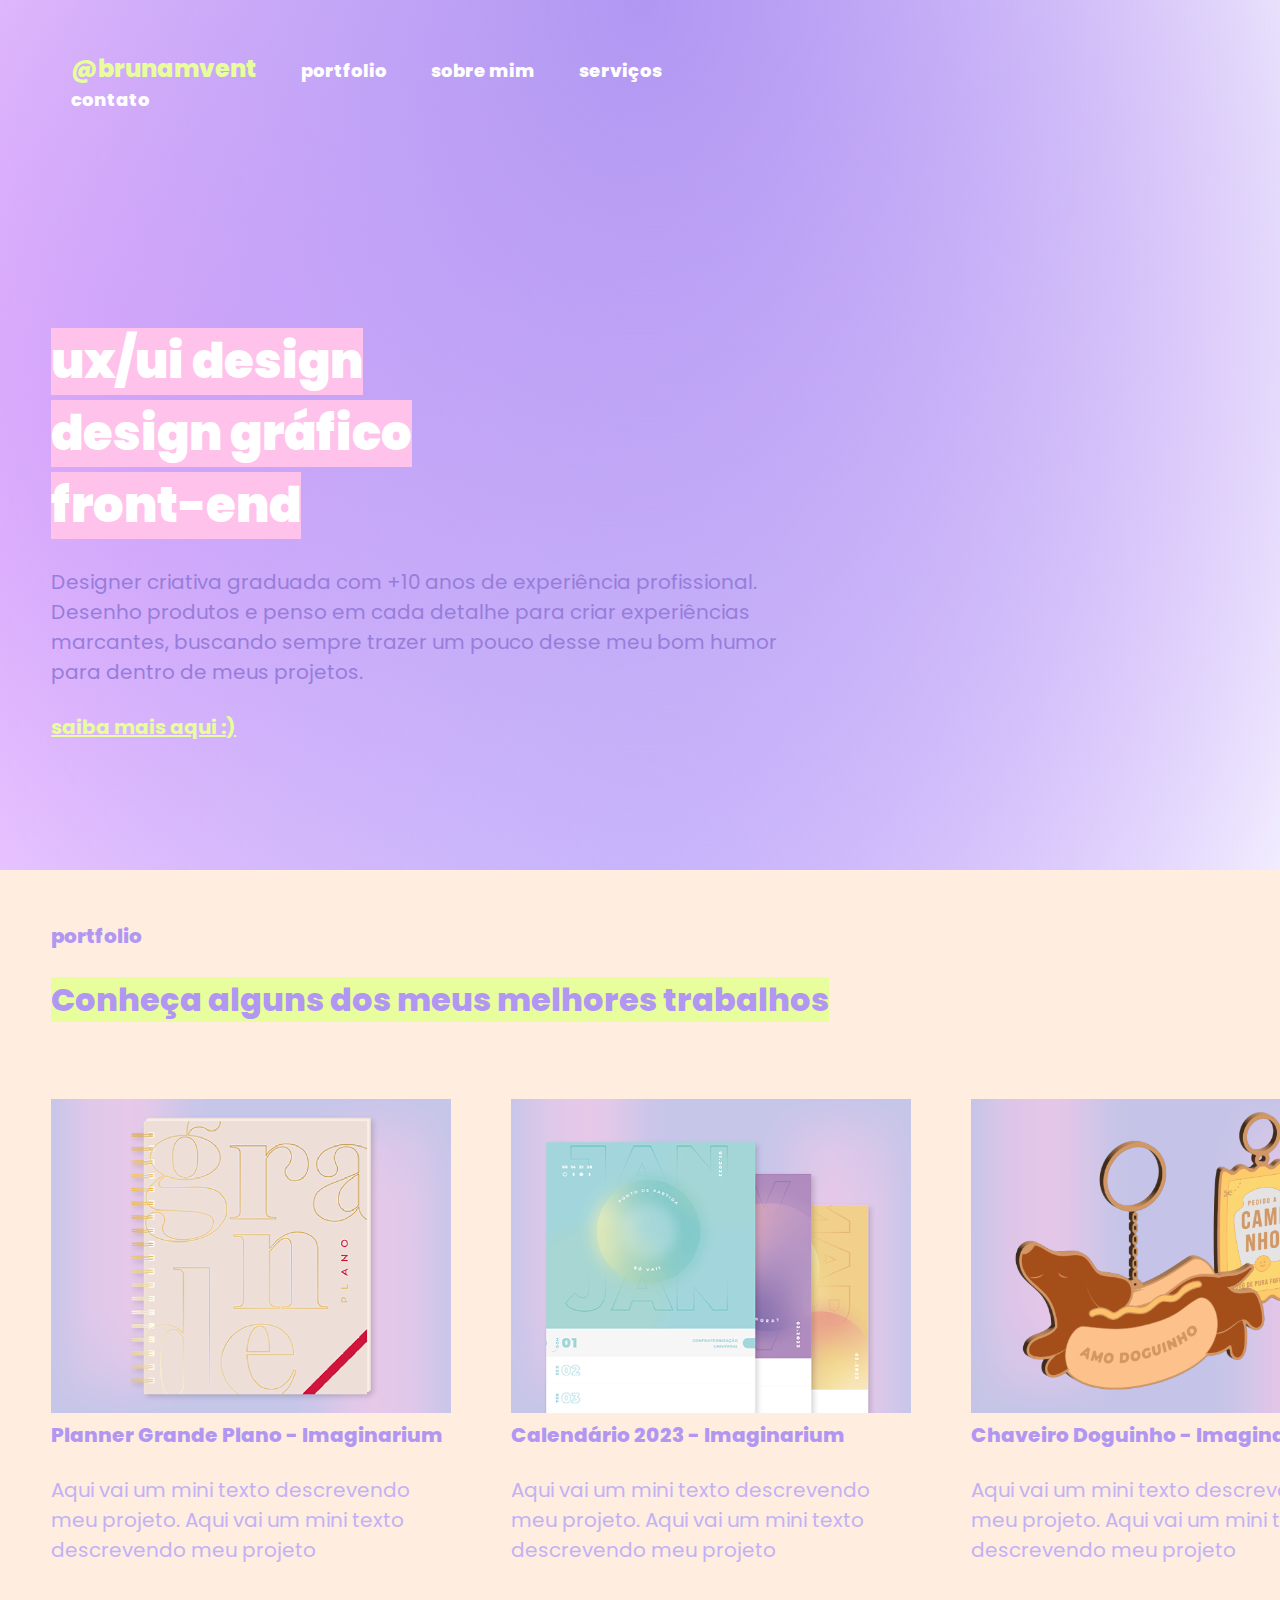
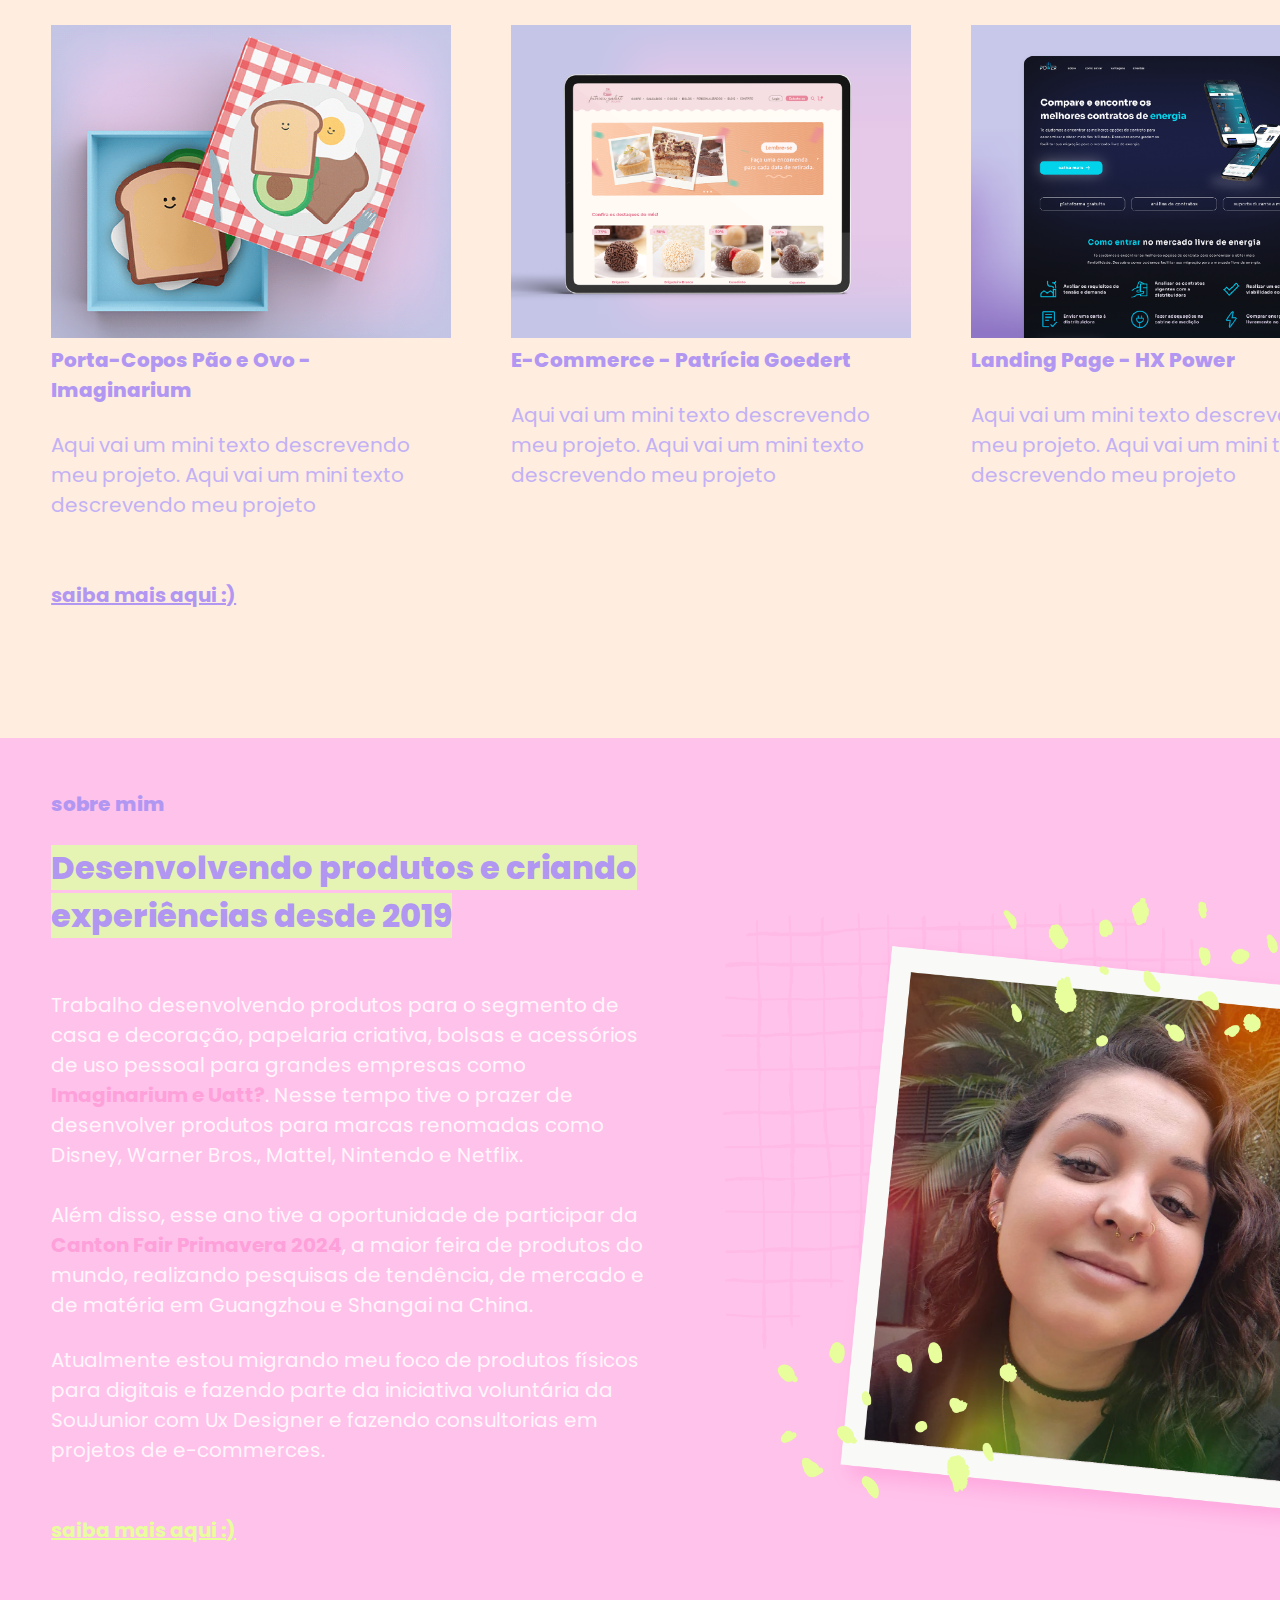
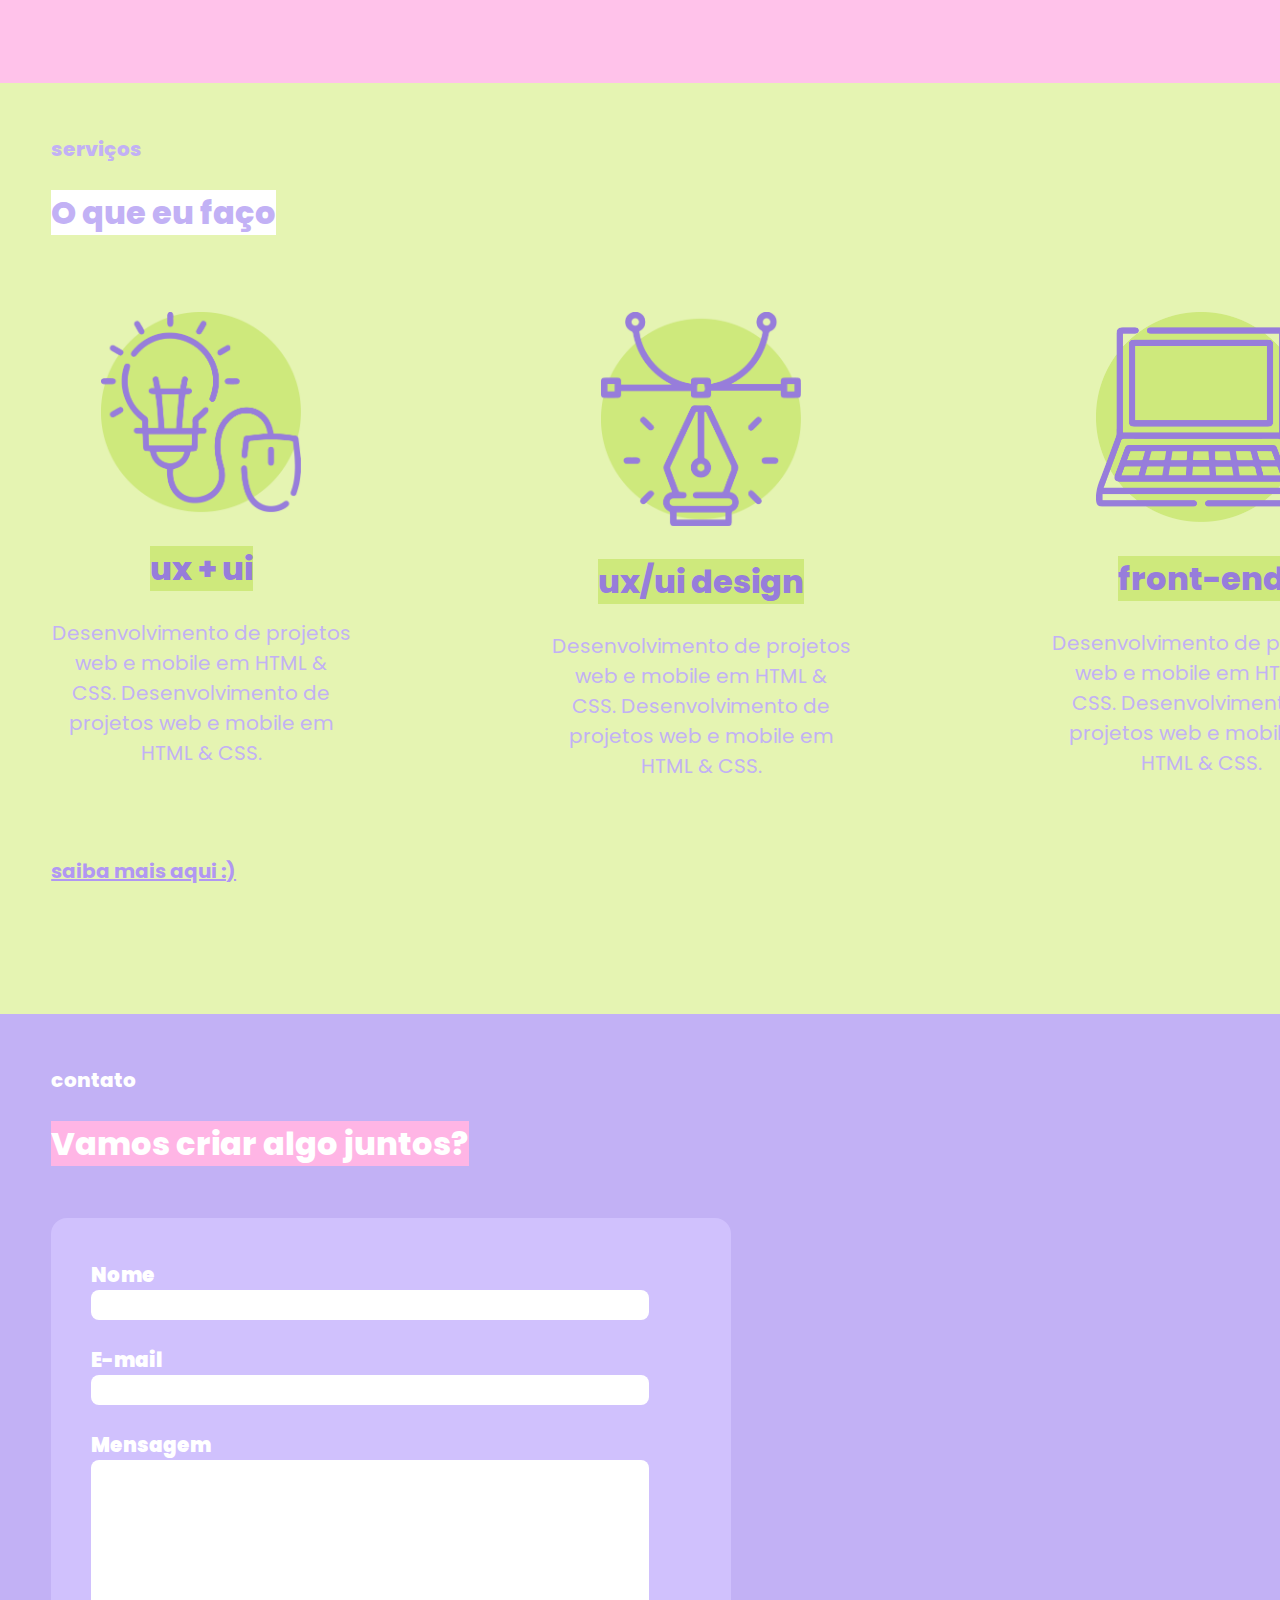
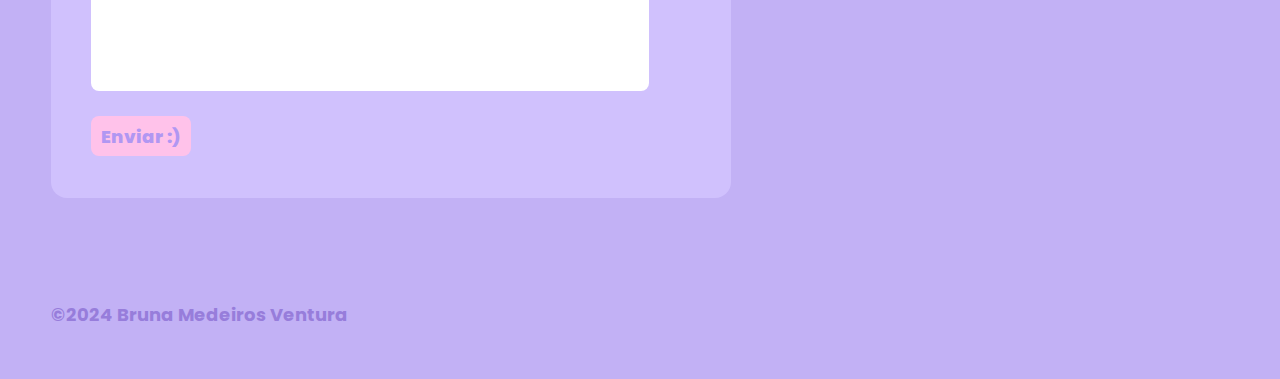
<file: index.html>
<!DOCTYPE html>
<html lang="en">
    <head>

        <link rel="stylesheet" href="style.css" />

        <meta charset="UTF-8">
        <meta name="viewport" content="width=device-width, initial-scale=1.0">
        <meta name="description" content="uma UX/UI designer desenvolvendo produtos e criando experiências únicas.">
        <meta name="keywords" content="ux/ui,designer,frontend,produtos,digital,experiência,usuário">
        
        <title>brunamvent :D</title>

        <!--fonte poppins-->
        <link rel="preconnect" href="https://fonts.googleapis.com">
        <link rel="preconnect" href="https://fonts.gstatic.com" crossorigin>
        <link href="https://fonts.googleapis.com/css2?family=Poppins:ital,wght@0,100;0,200;0,300;0,400;0,500;0,600;0,700;0,800;0,900;1,100;1,200;1,300;1,400;1,500;1,600;1,700;1,800;1,900&display=swap" rel="stylesheet">
    
    </head>

    <body>
        <div class="inicio">
        <header>
            <nav>
                <ul class="menu">
                    <li><a style="color: #E8FE9C; font-size: 24px; font-weight: 800;" href=index.html>@brunamvent</a></li>
                    <li><a href=portfolio.html>portfolio</a></li>
                    <li><a href=sobre.html>sobre mim</a></li>
                    <li><a href=servicos.html>serviços</a></li>
                    <li><a href=contato.html>contato</a></li>
                </ul>
            </nav>
        </header>

    </br></br></br></br></br></br></br></br></br>

        <section>
            <h1><b style= "background-color:#FFC2EA; color: #fff; font-size: 48px; font-weight:850;" >ux/ui design</b></h1> 
            <h1><b style= "background-color:#FFC2EA; color: #fff; font-size: 48px; font-weight:850;" >design gráfico</b></h1> 
            <h1><b style= "background-color:#FFC2EA; color: #fff; font-size: 48px; font-weight:850;" >front-end</b></h1> 

            <br/>

            <p style="color: #977DDB; font-size: 20px;"> Designer criativa graduada com +10 anos de experiência profissional. Desenho produtos e penso em cada detalhe para criar experiências marcantes, buscando sempre trazer um pouco desse meu bom humor para dentro de meus projetos. </p>
        </br>
            <b><a style="color: #E8FE9C; font-size: 20px; font-weight:700;" href=sobre.html>saiba mais aqui :)</a></b></p>
        </section>
        </div>

        <section class="portfolio"> 
            <h4><a style="color:#B197F2; font-size: 20px; font-weight:800; " href=portfolio.html>portfolio</a></h4></br>
            <h2><b style= "background-color:#E8FE9C; color:#B197F2; font-size: 32px; font-weight:800;">Conheça alguns dos meus melhores trabalhos</b></h2> </br></br></br>

            <div class="projetos">
            <div>
                <img src="imagens/planner_cover.png" width="400px"/>
                <h4><a style="color:#B197F2; font-size: 20px; font-weight:750;" href="[projetos/planner].html">Planner Grande Plano - Imaginarium </a></h4> </br>
                <p style="color:#C2B1F5; font-size: 20px; font-weight:400;">Aqui vai um mini texto descrevendo meu projeto. Aqui vai um mini texto descrevendo meu projeto</p>            </div>

            <div>
                <img src="imagens/calendar_cover.png" width="400px"/>
                <h4><a style="color:#B197F2; font-size: 20px; font-weight:750;" href="[projetos/planner].html">Calendário 2023 - Imaginarium </a></h4> </br>
                <p style="color:#C2B1F5; font-size: 20px; font-weight:400;">Aqui vai um mini texto descrevendo meu projeto. Aqui vai um mini texto descrevendo meu projeto</p>
            </div>

            <div>
                <img src="imagens/dog_cover.png" width="400px"/>
                <h4><a style="color:#B197F2; font-size: 20px; font-weight:750;" href="[projetos/planner].html">Chaveiro Doguinho - Imaginarium </a></h4> </br>
                <p style="color:#C2B1F5; font-size: 20px; font-weight:400;">Aqui vai um mini texto descrevendo meu projeto. Aqui vai um mini texto descrevendo meu projeto</p>            </div>

            <div>
                <img src="imagens/breakfast_cover.png" width="400px"/>
                <h4><a style="color:#B197F2; font-size: 20px; font-weight:750;" href="[projetos/planner].html">Porta-Copos Pão e Ovo - Imaginarium </a></h4> </br>
                <p style="color:#C2B1F5; font-size: 20px; font-weight:400;">Aqui vai um mini texto descrevendo meu projeto. Aqui vai um mini texto descrevendo meu projeto</p>            </div>

            <div>
                <img src="imagens/patricia_cover.png" width="400px"/>
                <h4><a style="color:#B197F2; font-size: 20px; font-weight:750;" href="[projetos/planner].html">E-Commerce - Patrícia Goedert </a></h4> </br>
                <p style="color:#C2B1F5; font-size: 20px; font-weight:400;">Aqui vai um mini texto descrevendo meu projeto. Aqui vai um mini texto descrevendo meu projeto</p>            </div>

            <div>
                <img src="imagens/hxpower_cover.png" width="400px"/>
                <h4><a style="color:#B197F2; font-size: 20px; font-weight:750;" href="[projetos/planner].html">Landing Page - HX Power </a></h4> </br>
                <p style="color:#C2B1F5; font-size: 20px; font-weight:400;">Aqui vai um mini texto descrevendo meu projeto. Aqui vai um mini texto descrevendo meu projeto</p>            </div>
            


                <b><a style="color: #B197F2; font-size: 20px; font-weight:700;" href=sobre.html>saiba mais aqui :)</a></b></p>
            
        </section>


        <section class="sobre">
            
            <h4><a style="color:#B197F2; font-size: 20px; font-weight:800;" href=sobre.html>sobre mim</a></h4></br>

            <div class="sobre_layout">
            <div>
            <h2><b style= "background-color:#E5F4B2; color:#B197F2; font-size: 32px; font-weight:800;">Desenvolvendo produtos e criando experiências desde 2019</b></h2> 
            
            </br></br>

            <p style="color:#FFF6FC; font-size: 20px; font-weight:400;"> Trabalho desenvolvendo produtos para o segmento de casa e decoração, papelaria criativa, bolsas e acessórios de uso pessoal para grandes empresas como <b style= "color:#fea0da">Imaginarium e Uatt?</b>. Nesse tempo tive o prazer de desenvolver produtos para marcas renomadas como Disney, Warner Bros., Mattel, Nintendo e Netflix.  
            </br></br>
            <p style="color:#FFF6FC; font-size: 20px; font-weight:400;"> Além disso, esse ano tive a oportunidade de participar da <b style= "color:#fea0da">Canton Fair Primavera 2024</b>, a maior feira de produtos do mundo, realizando pesquisas de tendência, de mercado e de matéria em Guangzhou e Shangai na China.</p>
            </br>   
            <p style="color:#FFF6FC; font-size: 20px; font-weight:400;"> Atualmente estou migrando meu foco de produtos físicos para digitais e fazendo parte da iniciativa voluntária da SouJunior com Ux Designer e fazendo consultorias em projetos de e-commerces.</p>
                
            </br></br>   
            <b><a style="color: #E8FE9C; font-size: 20px; font-weight:700;" href=sobre.html>saiba mais aqui :)</a></b></p>
            </div>

        
            <div>
                <img src="imagens/sobre_bruna.png" width="740px" />
            </div>
        </div>
        </section>

        <section class="servicos">
            <h4><a style="color:#C2B1F5; font-size: 20px; font-weight:800;" href=servicos.html>serviços</a></h4></br>
            <h2><b style= "background-color:#fff; color:#C2B1F5; font-size: 32px; font-weight:800;">O que eu faço</b></h2> 
            <br/><br/><br/>

            <div class="servicos_layout">
            <div>
                <img src="imagens/ux.png" width="200px" /> </br></br>
                <h1><b style= "background-color:#CEE97C; color:#977DDB; font-size: 32px; font-weight:800;">ux + ui</b></h1> </br>
                <p style="color:#C2B1F5; font-size: 20px; font-weight:400;"> Desenvolvimento de projetos web e mobile em HTML & CSS. Desenvolvimento de projetos web e mobile em HTML & CSS.</p>
            </div>

            <div>
                <img src="imagens/grafico.png" width="200px" /> </br></br>
                <h1><b style= "background-color:#CEE97C; color:#977DDB; font-size: 32px; font-weight:800;">ux/ui design</b></h1> 
            </br>
                <p style="color:#C2B1F5; font-size: 20px; font-weight:400;"> Desenvolvimento de projetos web e mobile em HTML & CSS. Desenvolvimento de projetos web e mobile em HTML & CSS.</p>
            </div>

            <div>
                <img src="imagens/frontend.png" width="210px" /> </br></br>
                <h1><b style= "background-color:#CEE97C; color:#977DDB; font-size: 32px; font-weight:800;">front-end</b></h1> </br>
                <p style="color:#C2B1F5; font-size: 20px; font-weight:400;"> Desenvolvimento de projetos web e mobile em HTML & CSS. Desenvolvimento de projetos web e mobile em HTML & CSS.</p>
            </div>

        </div>
            

        </br></br></br>

            <b><a style="color: #B197F2; font-size: 20px; font-weight:700;" href=sobre.html>saiba mais aqui :)</a></b></p>
        </section>

        <section class="contato">
            <h4><a style="color:#fff; font-size: 20px; font-weight:800;" href=contato.html>contato</a></h4></br>
            <h2><b style= "background-color:#FFB5E5; color:#fff; font-size: 32px; font-weight:800;">Vamos criar algo juntos?</b></h2> <br/></br>
            
            <div class="formulario">
                <label for="name"><strong>Nome</strong></label></br>
                <input type="text" name="nome"> <br/><br/>

                <label for="email"><strong>E-mail</strong></label></br>
                <input type="text" name="email"> <br/><br/>

                <label for="mensagem"><strong>Mensagem</strong></label></br>
                <input style="height: 225px;" type="text" name="mensagem"> <br/><br/>

                <button type="button">Enviar :)</button>
            </div>
        </section>

        <footer>
            <p style="color: #977DDB; font-size:18px"><b> &copy;2024 Bruna Medeiros Ventura</b> </p>
        </footer>
        
    </body>
</html>
</file>
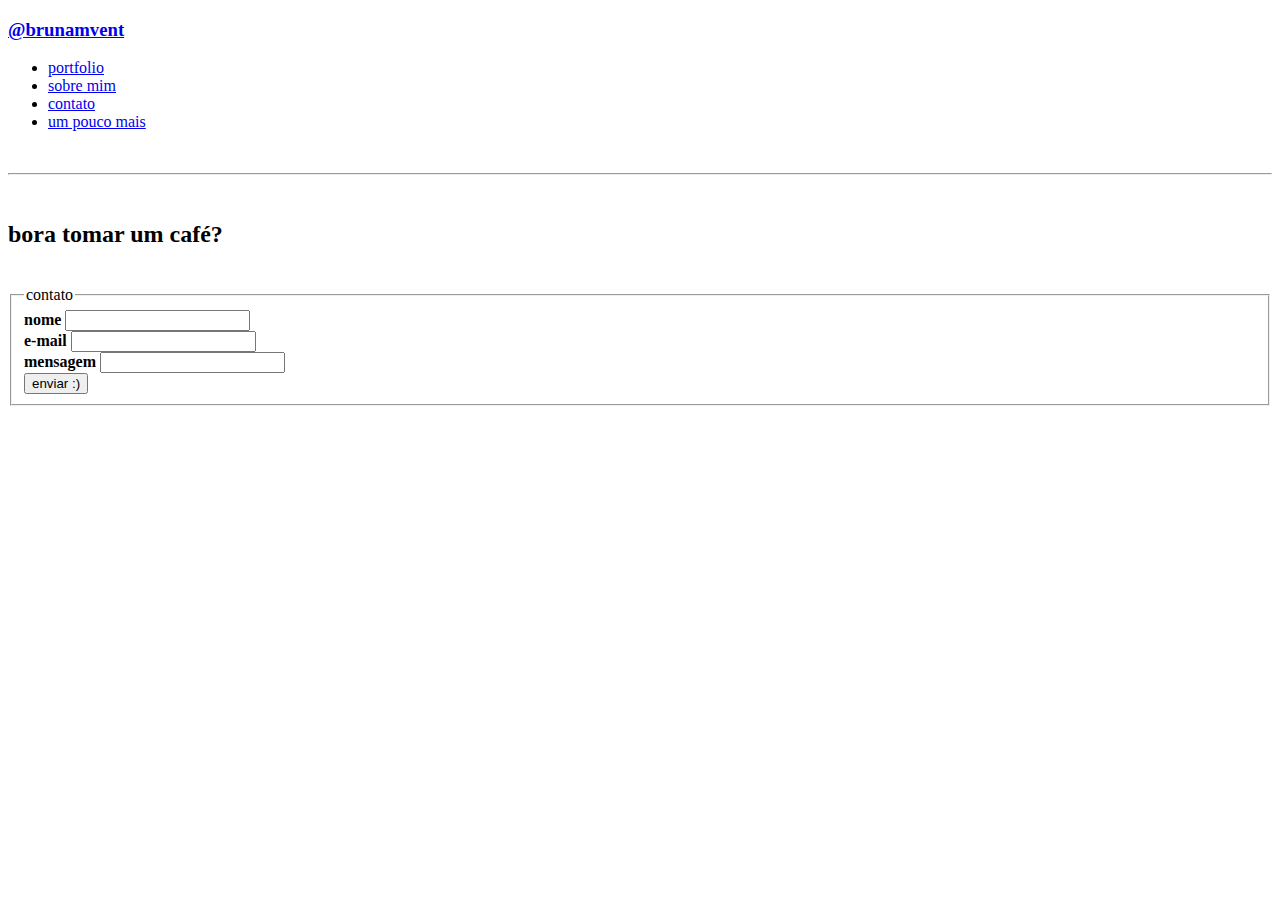
<file: contato.html>
<!DOCTYPE html>
<html lang="en">
<head>
    <meta charset="UTF-8">
    <meta name="viewport" content="width=device-width, initial-scale=1.0">
    <title>brunamvent_portolio</title>
</head>
<body>

    <h3><a href=index.html>@brunamvent</a></h3>

    <ul>
        <li><a href=portfolio.html>portfolio</a></li>
        <li><a href=sobre.html>sobre mim</a></li>
        <li><a href=contato.html>contato</a></li>
        <li><a href=mais.html>um pouco mais</a></li>
    </ul>

    <br/> <hr/> <br/>

    <h2><b>bora tomar um café?</b></h2> 

    <br/>

    <fieldset>
        <legend>contato</legend>

        <label for="name"><strong>nome</strong></label>
        <input type="text" name="nome"> <br/>

        <label for="email"><strong>e-mail</strong></label>
        <input type="text" name="email"> <br/>

        <label for="mensagem"><strong>mensagem</strong></label>
        <input type="text" name="mensagem"> <br/>

        <button type="button">enviar :)</button>





    </fieldset>




</body>
</html>
</file>
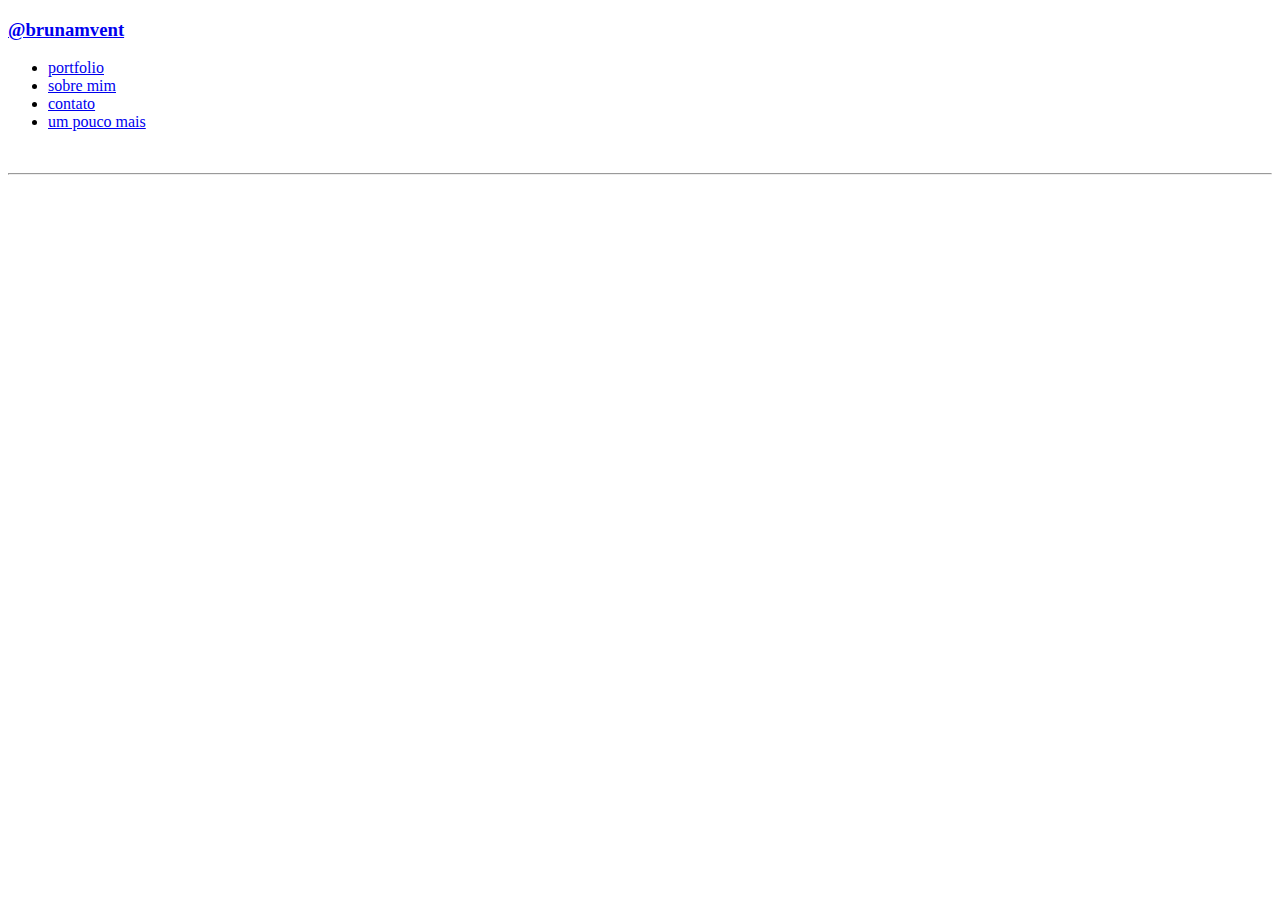
<file: portfolio.html>
<!DOCTYPE html>
<html lang="en">
<head>
    <meta charset="UTF-8">
    <meta name="viewport" content="width=device-width, initial-scale=1.0">
    <title>brunamvent_portolio</title>
</head>
<body>

    <h3><a href=index.html>@brunamvent</a></h3>

    <ul>
        <li><a href=portfolio.html>portfolio</a></li>
        <li><a href=sobre.html>sobre mim</a></li>
        <li><a href=contato>contato</a></li>
        <li><a href=mais>um pouco mais</a></li>
    </ul>

    <br/> <hr/> <br/>


    




 </body>
</html>
</file>
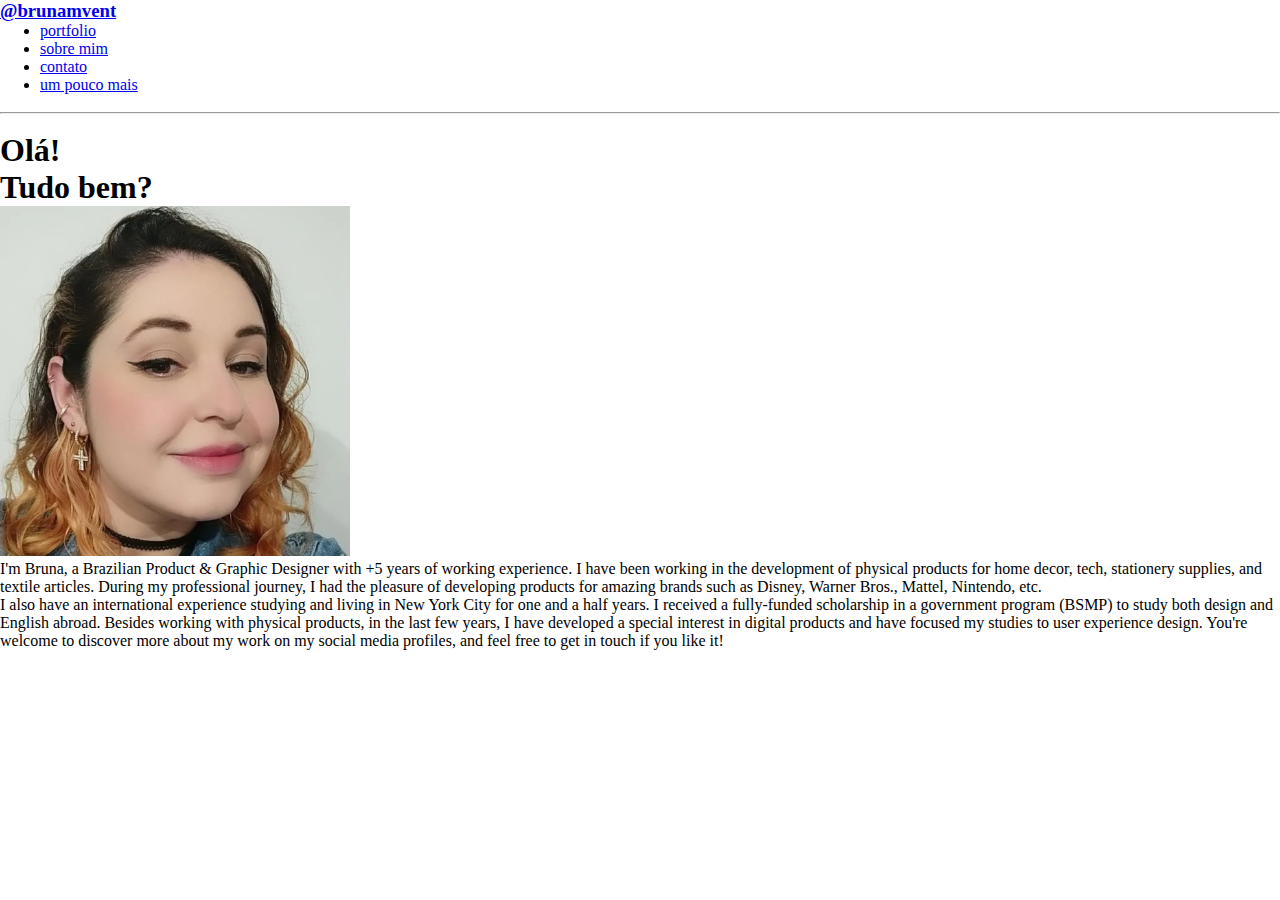
<file: sobre.html>
<!DOCTYPE html>
<html lang="en">
<head>
    <meta charset="UTF-8">
    <meta name="viewport" content="width=device-width, initial-scale=1.0">
    <title>brunamvent_portolio</title>

    <link rel="stylesheet" href="style.css">

</head>
<body>

    <h3><a href=index.html>@brunamvent</a></h3>

    <ul>
        <li><a href=portfolio.html>portfolio</a></li>
        <li><a href=sobre.html>sobre mim</a></li>
        <li><a href=contato.html>contato</a></li>
        <li><a href=mais.html>um pouco mais</a></li>
    </ul>

    <br/> <hr/> <br/>

<h1 class="teste"> Olá! </h1>
<h1> Tudo bem? </h1>

<img src="imagens/foto_perfil.jpeg" width="350px" />

<p> I'm Bruna, a Brazilian Product & Graphic Designer with +5 years of working experience.
    I have been working in the development of physical products for home decor, tech, stationery supplies, and textile articles.
    During my professional journey, I had the pleasure of developing products for amazing brands such as Disney, Warner Bros., Mattel, Nintendo, etc. <p/>

    <p>I also have an international experience studying and living in New York City for one and a half years. I received a fully-funded scholarship in a government program (BSMP) to study both design and English abroad.
    Besides working with physical products, in the last few years, I have developed a special interest in digital products and have focused my studies to user experience design.
     You're welcome to discover more about my work on my social media profiles, and feel free to get in touch if you like it!
    </p>

</body>
</html>
</file>
<file: style.css>
* {
    margin:0;
    font-family: 'poppins', sans serif;
}

/* blocos */

.inicio {
    margin-top: 0%;
    margin-bottom: 0%;
    padding-top: 4%;
    padding-bottom: 10%;
    padding-left: 4%;
    padding-right: 4%;
    background: radial-gradient(ellipse at top, #B197F2, transparent),
    radial-gradient(ellipse at bottom, #d0c1fd, transparent),
    radial-gradient(circle at 15%, #e69bff, transparent);

    display: grid;
    grid-template-columns: 750px 600px;
    gap:50px;
    }
  

.menu {
    list-style-type: none;
    padding: 0;
    margin: 0;
}

.menu li {
    display: inline;
}

.menu li a {
    font-size: 18px; 
    font-weight:800;
    color: #fff;
    margin: 0;
    padding: 20px;
    display: inline-block;
    text-decoration: none;
    display: inline;
}

.menu li a:hover {
    color: #E8FE9C;
}

h4 a{
    text-decoration: none;
}


.portfolio {

    margin-top: 0%;
    margin-bottom: 0%;
    padding-top: 4%;
    padding-bottom: 10%;
    padding-left: 4%;
    padding-right: 4%;
    background-color: #FFEDDF;
    }

.projetos {
    display: grid;
    grid-template-columns: 400px 400px 400px;
    gap: 60px;


}

.sobre {
    margin-top: 0%;
    margin-bottom: 0%;
    padding-top: 4%;
    padding-bottom: 10%;
    padding-left: 4%;
    padding-right: 4%;
    background-color: #FFC2EA;
}

.sobre_layout {
        display: grid;
        grid-template-columns: 600px 740px;
        gap:60px;
}

.servicos {
    margin-top: 0%;
    margin-bottom: 0%;
    padding-top: 4%;
    padding-bottom: 10%;
    padding-left: 4%;
    padding-right: 4%;
    background-color: #E5F4B2;
}

.servicos_layout {
    display: grid;
    grid-template-columns: 300px 300px 300px;
    gap:200px;
    text-align: center;
}

.contato {
    margin-top: 0%;
    margin-bottom: 0%;
    padding-top: 4%;
    padding-bottom: 4%;
    padding-left: 4%;
    padding-right: 4%;
    background-color: #C2B1F5;
}

footer {
    margin-top: 0%;
    margin-bottom: 0%;
    padding-top: 4%;
    padding-bottom: 4%;
    padding-left: 4%;
    padding-right: 4%;
    background-color: #C2B1F5
}

.formulario {
    align-content: center;
    width: 600px;
    height: 500px;
    background-color: #d0c1fd;
    border-radius: 16px;
    padding: 40px;

}

label {
    color: #fff;
    font-size: 20px;
    font-weight: 750;
}

input {
    color: #fff;
    border-color: transparent;
    border-radius: 8px;
    width: 550px;
    height: 24px;
}

button {
    color: #B197F2;
    padding: 4px;
    border-color: transparent;
    border-radius: 8px;
    width: 100px;
    height: 40px;
    font-family:'poppins', sans serif;
    font-size: 18px;
    font-weight: 800;
    background-color: #FFC2EA;
}

button:hover {
    background-color: #E8FE9C;
}
</file>
